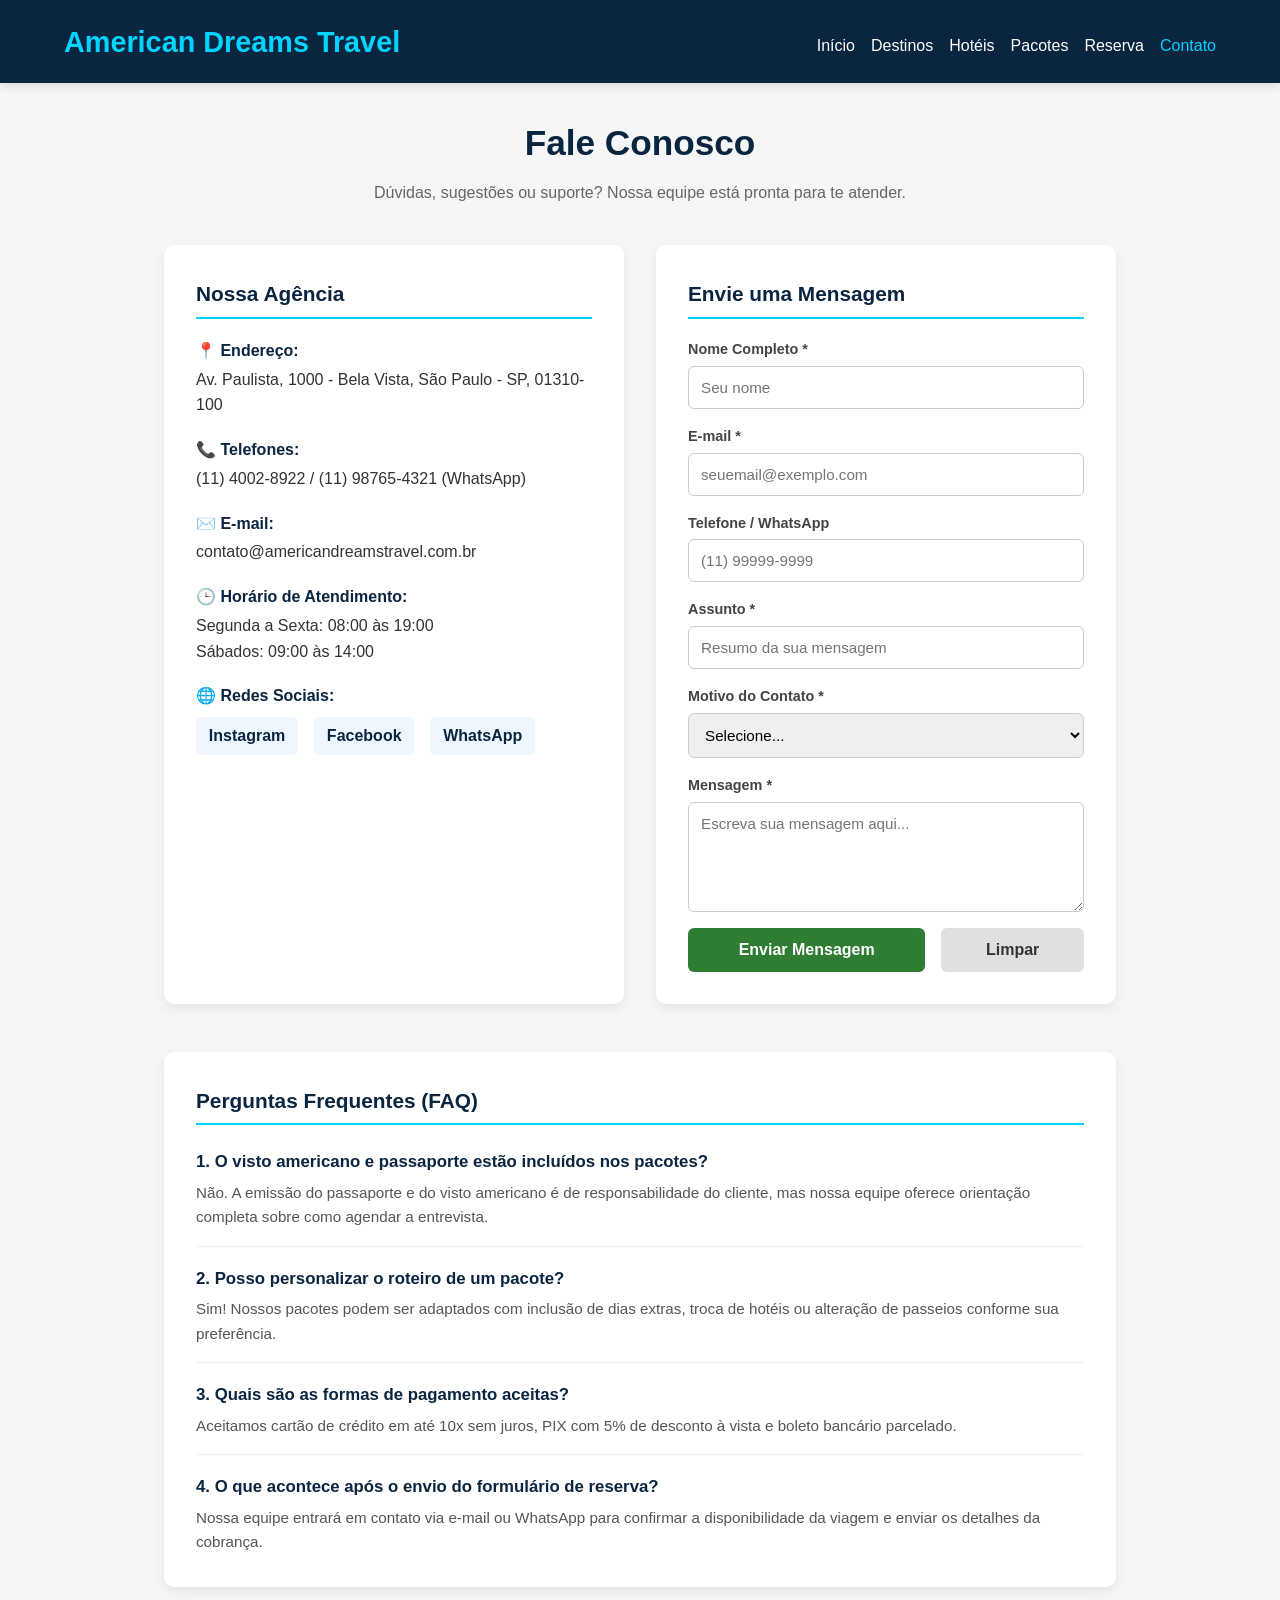
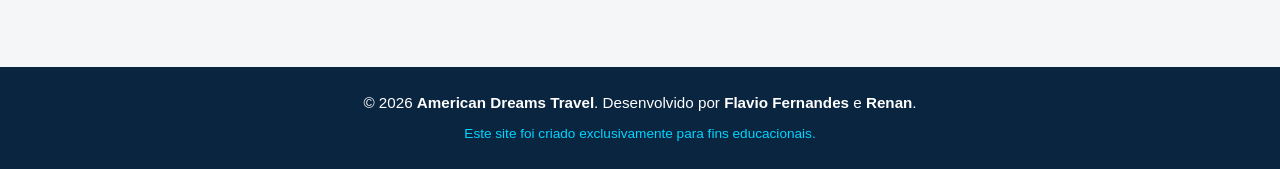
<file: css/contato.html>
<!DOCTYPE html>
<html lang="pt-BR">
<head>
    <meta charset="UTF-8">
    <meta name="viewport" content="width=device-width, initial-scale=1.0">
    <title>Contato - American Dreams Travel</title>
    <style>
        :root {
            --primary: #0a2540;
            --accent: #00d4ff;
            --accent-green: #2e7d32;
            --bg: #f4f6f8;
            --text: #333;
            --card-bg: #ffffff;
        }

        * {
            margin: 0;
            padding: 0;
            box-sizing: border-box;
            font-family: 'Segoe UI', Tahoma, Geneva, Verdana, sans-serif;
        }

        body {
            background-color: var(--bg);
            color: var(--text);
            line-height: 1.6;
            display: flex;
            flex-direction: column;
            min-height: 100vh;
        }

        /* Cabeçalho */
        header {
            background-color: var(--primary);
            color: white;
            padding: 1rem 5%;
            display: flex;
            justify-content: space-between;
            align-items: center;
            flex-wrap: wrap;
            box-shadow: 0 2px 10px rgba(0,0,0,0.15);
        }

        header h1 a {
            color: var(--accent);
            text-decoration: none;
            font-size: 1.8rem;
            font-weight: bold;
        }

        nav {
            display: flex;
            gap: 1rem;
            flex-wrap: wrap;
            margin-top: 0.5rem;
        }

        nav a {
            color: white;
            text-decoration: none;
            font-weight: 500;
            transition: color 0.2s;
        }

        nav a:hover, nav a.active {
            color: var(--accent);
        }

        main {
            flex: 1;
            max-width: 1000px;
            margin: 2rem auto;
            padding: 0 1.5rem;
            width: 100%;
        }

        .page-title {
            text-align: center;
            color: var(--primary);
            font-size: 2.2rem;
            margin-bottom: 0.5rem;
        }

        .page-subtitle {
            text-align: center;
            color: #666;
            margin-bottom: 2.5rem;
        }

        /* Layout em duas colunas */
        .contact-container {
            display: grid;
            grid-template-columns: repeat(auto-fit, minmax(320px, 1fr));
            gap: 2rem;
            margin-bottom: 3rem;
        }

        /* Informações da Empresa */
        .company-info {
            background: var(--card-bg);
            padding: 2rem;
            border-radius: 10px;
            box-shadow: 0 4px 12px rgba(0,0,0,0.08);
            display: flex;
            flex-direction: column;
            gap: 1.2rem;
        }

        .info-title {
            color: var(--primary);
            font-size: 1.3rem;
            border-bottom: 2px solid var(--accent);
            padding-bottom: 0.4rem;
        }

        .info-item strong {
            color: var(--primary);
            display: block;
            margin-bottom: 0.2rem;
        }

        .social-links {
            display: flex;
            gap: 1rem;
            margin-top: 0.5rem;
        }

        .social-links a {
            color: var(--primary);
            text-decoration: none;
            font-weight: bold;
            background: #eef7ff;
            padding: 0.4rem 0.8rem;
            border-radius: 5px;
            transition: background 0.2s, color 0.2s;
        }

        .social-links a:hover {
            background: var(--primary);
            color: white;
        }

        /* Formulário */
        .contact-form-card {
            background: var(--card-bg);
            padding: 2rem;
            border-radius: 10px;
            box-shadow: 0 4px 12px rgba(0,0,0,0.08);
        }

        .form-group {
            display: flex;
            flex-direction: column;
            margin-bottom: 1rem;
        }

        label {
            font-weight: 600;
            font-size: 0.9rem;
            margin-bottom: 0.3rem;
            color: #444;
        }

        input, select, textarea {
            padding: 0.75rem;
            border: 1px solid #ccc;
            border-radius: 6px;
            font-size: 0.95rem;
            outline: none;
            transition: border-color 0.2s;
        }

        input:focus, select:focus, textarea:focus {
            border-color: var(--primary);
        }

        textarea {
            resize: vertical;
            min-height: 110px;
        }

        .button-group {
            display: flex;
            gap: 1rem;
            margin-top: 1rem;
        }

        .btn-send {
            background-color: var(--accent-green);
            color: white;
            border: none;
            padding: 0.8rem 1.5rem;
            font-size: 1rem;
            font-weight: bold;
            border-radius: 6px;
            cursor: pointer;
            flex: 2;
            transition: background 0.2s;
        }

        .btn-send:hover {
            background-color: #236327;
        }

        .btn-clear {
            background-color: #e0e0e0;
            color: #333;
            border: none;
            padding: 0.8rem 1.5rem;
            font-size: 1rem;
            font-weight: bold;
            border-radius: 6px;
            cursor: pointer;
            flex: 1;
            transition: background 0.2s;
        }

        .btn-clear:hover {
            background-color: #d0d0d0;
        }

        /* FAQ */
        .faq-section {
            background: var(--card-bg);
            padding: 2rem;
            border-radius: 10px;
            box-shadow: 0 4px 12px rgba(0,0,0,0.08);
        }

        .faq-item {
            margin-bottom: 1.2rem;
            padding-bottom: 1rem;
            border-bottom: 1px solid #eee;
        }

        .faq-item:last-child {
            border-bottom: none;
            margin-bottom: 0;
            padding-bottom: 0;
        }

        .faq-question {
            font-weight: bold;
            color: var(--primary);
            font-size: 1.05rem;
            margin-bottom: 0.3rem;
        }

        .faq-answer {
            color: #555;
            font-size: 0.95rem;
        }

        /* Mensagem de confirmação */
        .form-message {
            display: none;
            background: #e8f5e9;
            color: var(--accent-green);
            padding: 1rem;
            border-radius: 6px;
            border: 1px solid #c8e6c9;
            margin-top: 1rem;
            text-align: center;
        }

        /* Rodapé */
        footer {
            background: var(--primary);
            color: white;
            text-align: center;
            padding: 1.5rem;
            margin-top: 3rem;
            font-size: 0.95rem;
        }

        .edu-notice {
            font-size: 0.85rem;
            color: var(--accent);
            margin-top: 0.5rem;
        }
    </style>
</head>
<body>

    <header>
        <h1><a href="index.html">American Dreams Travel</a></h1>
        <nav>
            <a href="index.html">Início</a>
            <a href="index.html#destinos">Destinos</a>
            <a href="hoteis.html">Hotéis</a>
            <a href="pacotes.html">Pacotes</a>
            <a href="pagamento.html">Reserva</a>
            <a href="contato.html" class="active">Contato</a>
        </nav>
    </header>

    <main>
        <h2 class="page-title">Fale Conosco</h2>
        <p class="page-subtitle">Dúvidas, sugestões ou suporte? Nossa equipe está pronta para te atender.</p>

        <div class="contact-container">
            
            <!-- Informações da Empresa -->
            <div class="company-info">
                <h3 class="info-title">Nossa Agência</h3>

                <div class="info-item">
                    <strong>📍 Endereço:</strong>
                    <span>Av. Paulista, 1000 - Bela Vista, São Paulo - SP, 01310-100</span>
                </div>

                <div class="info-item">
                    <strong>📞 Telefones:</strong>
                    <span>(11) 4002-8922 / (11) 98765-4321 (WhatsApp)</span>
                </div>

                <div class="info-item">
                    <strong>✉️ E-mail:</strong>
                    <span>contato@americandreamstravel.com.br</span>
                </div>

                <div class="info-item">
                    <strong>🕒 Horário de Atendimento:</strong>
                    <span>Segunda a Sexta: 08:00 às 19:00<br>Sábados: 09:00 às 14:00</span>
                </div>

                <div class="info-item">
                    <strong>🌐 Redes Sociais:</strong>
                    <div class="social-links">
                        <a href="#">Instagram</a>
                        <a href="#">Facebook</a>
                        <a href="#">WhatsApp</a>
                    </div>
                </div>
            </div>

            <!-- Formulário de Contato -->
            <div class="contact-form-card">
                <h3 class="info-title" style="margin-bottom: 1.2rem;">Envie uma Mensagem</h3>
                <form id="contactForm">
                    <div class="form-group">
                        <label for="nome">Nome Completo *</label>
                        <input type="text" id="nome" name="nome" required placeholder="Seu nome">
                    </div>

                    <div class="form-group">
                        <label for="email">E-mail *</label>
                        <input type="email" id="email" name="email" required placeholder="seuemail@exemplo.com">
                    </div>

                    <div class="form-group">
                        <label for="telefone">Telefone / WhatsApp</label>
                        <input type="tel" id="telefone" name="telefone" placeholder="(11) 99999-9999">
                    </div>

                    <div class="form-group">
                        <label for="assunto">Assunto *</label>
                        <input type="text" id="assunto" name="assunto" required placeholder="Resumo da sua mensagem">
                    </div>

                    <div class="form-group">
                        <label for="motivo">Motivo do Contato *</label>
                        <select id="motivo" name="motivo" required>
                            <option value="">Selecione...</option>
                            <option value="Dúvidas Gerais">Dúvidas Gerais</option>
                            <option value="Informações sobre Pacotes">Informações sobre Pacotes</option>
                            <option value="Suporte à Reserva">Suporte à Reserva</option>
                            <option value="Elogios ou Reclamações">Elogios ou Reclamações</option>
                            <option value="Outros">Outros</option>
                        </select>
                    </div>

                    <div class="form-group">
                        <label for="mensagem">Mensagem *</label>
                        <textarea id="mensagem" name="mensagem" required placeholder="Escreva sua mensagem aqui..."></textarea>
                    </div>

                    <div class="button-group">
                        <button type="submit" class="btn-send">Enviar Mensagem</button>
                        <button type="reset" class="btn-clear">Limpar</button>
                    </div>

                    <div id="formStatus" class="form-message">
                        ✔ Mensagem enviada com sucesso! Responderemos em breve.
                    </div>
                </form>
            </div>

        </div>

        <!-- Perguntas Frequentes (FAQ) -->
        <div class="faq-section">
            <h3 class="info-title" style="margin-bottom: 1.5rem;">Perguntas Frequentes (FAQ)</h3>

            <div class="faq-item">
                <div class="faq-question">1. O visto americano e passaporte estão incluídos nos pacotes?</div>
                <div class="faq-answer">Não. A emissão do passaporte e do visto americano é de responsabilidade do cliente, mas nossa equipe oferece orientação completa sobre como agendar a entrevista.</div>
            </div>

            <div class="faq-item">
                <div class="faq-question">2. Posso personalizar o roteiro de um pacote?</div>
                <div class="faq-answer">Sim! Nossos pacotes podem ser adaptados com inclusão de dias extras, troca de hotéis ou alteração de passeios conforme sua preferência.</div>
            </div>

            <div class="faq-item">
                <div class="faq-question">3. Quais são as formas de pagamento aceitas?</div>
                <div class="faq-answer">Aceitamos cartão de crédito em até 10x sem juros, PIX com 5% de desconto à vista e boleto bancário parcelado.</div>
            </div>

            <div class="faq-item">
                <div class="faq-question">4. O que acontece após o envio do formulário de reserva?</div>
                <div class="faq-answer">Nossa equipe entrará em contato via e-mail ou WhatsApp para confirmar a disponibilidade da viagem e enviar os detalhes da cobrança.</div>
            </div>
        </div>

    </main>

    <footer>
        <p>&copy; 2026 <strong>American Dreams Travel</strong>. Desenvolvido por <strong>Flavio Fernandes</strong> e <strong>Renan</strong>.</p>
        <p class="edu-notice">Este site foi criado exclusivamente para fins educacionais.</p>
    </footer>

    <script>
        document.getElementById('contactForm').addEventListener('submit', function(e) {
            e.preventDefault();
            const statusMessage = document.getElementById('formStatus');
            statusMessage.style.display = 'block';
            this.reset();
        });
    </script>

</body>
</html>
</file>
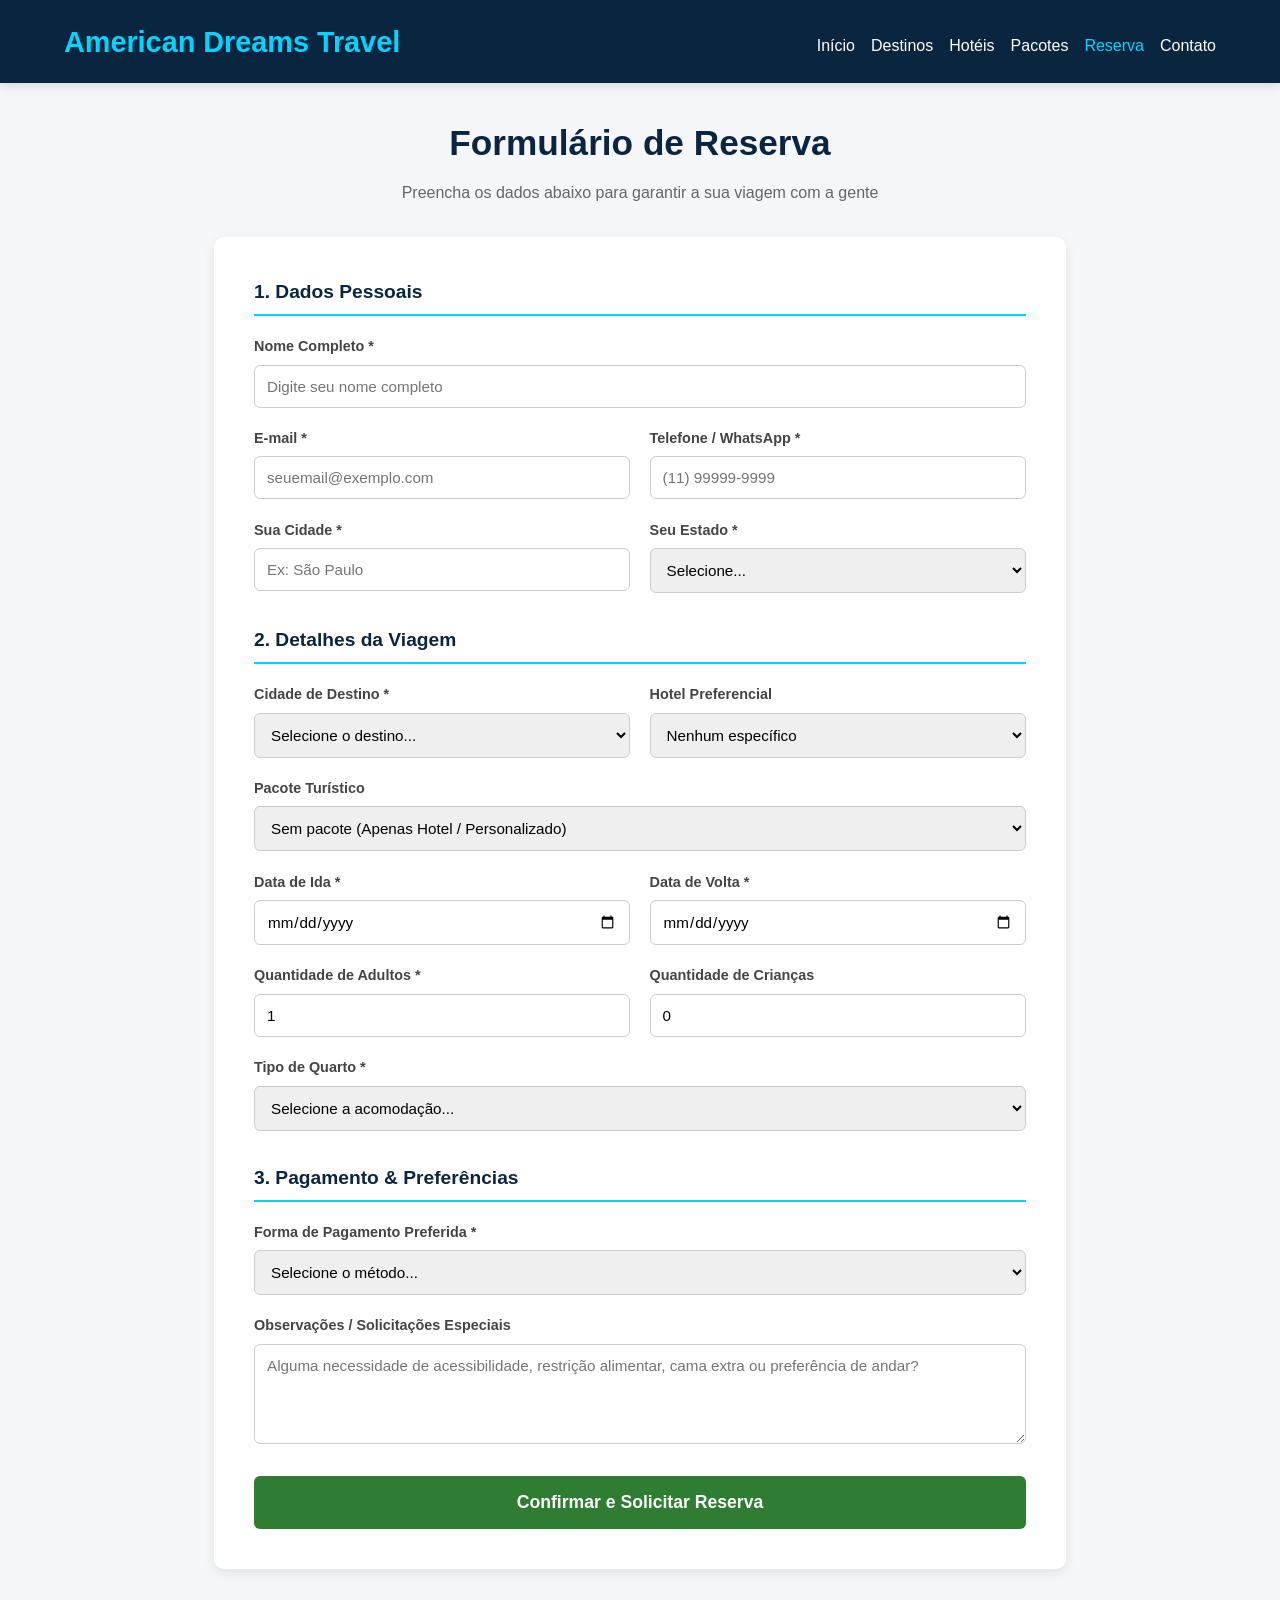
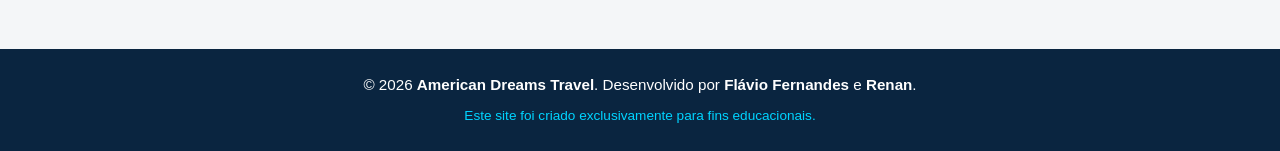
<file: css/pagamento.html>
<!DOCTYPE html>
<html lang="pt-BR">
<head>
    <meta charset="UTF-8">
    <meta name="viewport" content="width=device-width, initial-scale=1.0">
    <title>Reserva & Pagamento - American Dreams Travel</title>
    <style>
        :root {
            --primary: #0a2540;
            --accent: #00d4ff;
            --accent-green: #2e7d32;
            --bg: #f4f6f8;
            --text: #333;
            --card-bg: #ffffff;
        }

        * {
            margin: 0;
            padding: 0;
            box-sizing: border-box;
            font-family: 'Segoe UI', Tahoma, Geneva, Verdana, sans-serif;
        }

        body {
            background-color: var(--bg);
            color: var(--text);
            line-height: 1.6;
            display: flex;
            flex-direction: column;
            min-height: 100vh;
        }

        /* Cabeçalho */
        header {
            background-color: var(--primary);
            color: white;
            padding: 1rem 5%;
            display: flex;
            justify-content: space-between;
            align-items: center;
            flex-wrap: wrap;
            box-shadow: 0 2px 10px rgba(0,0,0,0.15);
        }

        header h1 a {
            color: var(--accent);
            text-decoration: none;
            font-size: 1.8rem;
            font-weight: bold;
        }

        nav {
            display: flex;
            gap: 1rem;
            flex-wrap: wrap;
            margin-top: 0.5rem;
        }

        nav a {
            color: white;
            text-decoration: none;
            font-weight: 500;
            transition: color 0.2s;
        }

        nav a:hover, nav a.active {
            color: var(--accent);
        }

        main {
            flex: 1;
            max-width: 900px;
            margin: 2rem auto;
            padding: 0 1.5rem;
            width: 100%;
        }

        .page-title {
            text-align: center;
            color: var(--primary);
            font-size: 2.2rem;
            margin-bottom: 0.5rem;
        }

        .page-subtitle {
            text-align: center;
            color: #666;
            margin-bottom: 2rem;
        }

        /* Formulário */
        .booking-form-card {
            background: var(--card-bg);
            padding: 2.5rem;
            border-radius: 10px;
            box-shadow: 0 4px 12px rgba(0,0,0,0.08);
        }

        .form-section-title {
            font-size: 1.2rem;
            color: var(--primary);
            margin-bottom: 1.2rem;
            padding-bottom: 0.4rem;
            border-bottom: 2px solid var(--accent);
        }

        .form-grid {
            display: grid;
            grid-template-columns: repeat(auto-fit, minmax(250px, 1fr));
            gap: 1.2rem;
            margin-bottom: 2rem;
        }

        .form-group {
            display: flex;
            flex-direction: column;
        }

        .form-group.full-width {
            grid-column: 1 / -1;
        }

        label {
            font-weight: 600;
            font-size: 0.9rem;
            margin-bottom: 0.4rem;
            color: #444;
        }

        input, select, textarea {
            padding: 0.75rem;
            border: 1px solid #ccc;
            border-radius: 6px;
            font-size: 0.95rem;
            outline: none;
            transition: border-color 0.2s;
        }

        input:focus, select:focus, textarea:focus {
            border-color: var(--primary);
        }

        textarea {
            resize: vertical;
            min-height: 100px;
        }

        .btn-submit {
            background-color: var(--accent-green);
            color: white;
            border: none;
            padding: 1rem 2rem;
            font-size: 1.1rem;
            font-weight: bold;
            border-radius: 6px;
            cursor: pointer;
            width: 100%;
            transition: background 0.2s;
        }

        .btn-submit:hover {
            background-color: #236327;
        }

        /* Mensagem de Sucesso */
        .success-message {
            display: none;
            background: #e8f5e9;
            color: var(--accent-green);
            padding: 1.5rem;
            border-radius: 8px;
            border: 1px solid #c8e6c9;
            text-align: center;
            margin-top: 1.5rem;
        }

        /* Rodapé */
        footer {
            background: var(--primary);
            color: white;
            text-align: center;
            padding: 1.5rem;
            margin-top: 3rem;
            font-size: 0.95rem;
        }

        .edu-notice {
            font-size: 0.85rem;
            color: var(--accent);
            margin-top: 0.5rem;
        }
    </style>
</head>
<body>

    <header>
        <h1><a href="index.html">American Dreams Travel</a></h1>
        <nav>
            <a href="index.html">Início</a>
            <a href="index.html#destinos">Destinos</a>
            <a href="hoteis.html">Hotéis</a>
            <a href="pacotes.html">Pacotes</a>
            <a href="pagamento.html" class="active">Reserva</a>
            <a href="contato.html">Contato</a>
        </nav>
    </header>

    <main>
        <h2 class="page-title">Formulário de Reserva</h2>
        <p class="page-subtitle">Preencha os dados abaixo para garantir a sua viagem com a gente</p>

        <div class="booking-form-card">
            <form id="reservationForm">
                
                <!-- Dados Pessoais -->
                <h3 class="form-section-title">1. Dados Pessoais</h3>
                <div class="form-grid">
                    <div class="form-group full-width">
                        <label for="nome">Nome Completo *</label>
                        <input type="text" id="nome" name="nome" required placeholder="Digite seu nome completo">
                    </div>

                    <div class="form-group">
                        <label for="email">E-mail *</label>
                        <input type="email" id="email" name="email" required placeholder="seuemail@exemplo.com">
                    </div>

                    <div class="form-group">
                        <label for="telefone">Telefone / WhatsApp *</label>
                        <input type="tel" id="telefone" name="telefone" required placeholder="(11) 99999-9999">
                    </div>

                    <div class="form-group">
                        <label for="cidade">Sua Cidade *</label>
                        <input type="text" id="cidade" name="cidade" required placeholder="Ex: São Paulo">
                    </div>

                    <div class="form-group">
                        <label for="estado">Seu Estado *</label>
                        <select id="estado" name="estado" required>
                            <option value="">Selecione...</option>
                            <option value="AC">Acre</option>
                            <option value="AL">Alagoas</option>
                            <option value="AP">Amapá</option>
                            <option value="AM">Amazonas</option>
                            <option value="BA">Bahia</option>
                            <option value="CE">Ceará</option>
                            <option value="DF">Distrito Federal</option>
                            <option value="ES">Espírito Santo</option>
                            <option value="GO">Goiás</option>
                            <option value="MA">Maranhão</option>
                            <option value="MT">Mato Grosso</option>
                            <option value="MS">Mato Grosso do Sul</option>
                            <option value="MG">Minas Gerais</option>
                            <option value="PA">Pará</option>
                            <option value="PB">Paraíba</option>
                            <option value="PR">Paraná</option>
                            <option value="PE">Pernambuco</option>
                            <option value="PI">Piauí</option>
                            <option value="RJ">Rio de Janeiro</option>
                            <option value="RN">Rio Grande do Norte</option>
                            <option value="RS">Rio Grande do Sul</option>
                            <option value="RO">Rondônia</option>
                            <option value="RR">Roraima</option>
                            <option value="SC">Santa Catarina</option>
                            <option value="SP">São Paulo</option>
                            <option value="SE">Sergipe</option>
                            <option value="TO">Tocantins</option>
                        </select>
                    </div>
                </div>

                <!-- Dados da Viagem -->
                <h3 class="form-section-title">2. Detalhes da Viagem</h3>
                <div class="form-grid">
                    <div class="form-group">
                        <label for="destino">Cidade de Destino *</label>
                        <select id="destino" name="destino" required>
                            <option value="">Selecione o destino...</option>
                            <option value="Nova York">Nova York (NY)</option>
                            <option value="Orlando">Orlando (FL)</option>
                            <option value="Miami">Miami (FL)</option>
                            <option value="Los Angeles">Los Angeles (CA)</option>
                            <option value="Las Vegas">Las Vegas (NV)</option>
                            <option value="Washington DC">Washington DC (DC)</option>
                        </select>
                    </div>

                    <div class="form-group">
                        <label for="hotel">Hotel Preferencial</label>
                        <select id="hotel" name="hotel">
                            <option value="Nenhum especifico">Nenhum específico</option>
                            <option value="Manhattan Empire Suites">Manhattan Empire Suites (Nova York)</option>
                            <option value="Central Park Boutique Hotel">Central Park Boutique Hotel (Nova York)</option>
                            <option value="Grand Magic Resort">Grand Magic Resort (Orlando)</option>
                            <option value="Sun & Fun Palms Inn">Sun & Fun Palms Inn (Orlando)</option>
                            <option value="Ocean Drive Beach Resort">Ocean Drive Beach Resort (Miami)</option>
                            <option value="Hollywood Sunset Hotel">Hollywood Sunset Hotel (Los Angeles)</option>
                            <option value="The Neon Strip Palace">The Neon Strip Palace (Las Vegas)</option>
                            <option value="Capitol Heritage Plaza">Capitol Heritage Plaza (Washington DC)</option>
                        </select>
                    </div>

                    <div class="form-group full-width">
                        <label for="pacote">Pacote Turístico</label>
                        <select id="pacote" name="pacote">
                            <option value="Nenhum / Apenas Hotel">Sem pacote (Apenas Hotel / Personalizado)</option>
                            <option value="Luzes & Espetáculos em Manhattan">Luzes & Espetáculos em Manhattan (Nova York)</option>
                            <option value="Magia & Diversão nos Parques">Magia & Diversão nos Parques (Orlando)</option>
                            <option value="Praias, Arte & Compras em Miami">Praias, Arte & Compras em Miami (Miami)</option>
                            <option value="Estrelas de Hollywood & Costa Californiana">Estrelas de Hollywood & Costa Californiana (Los Angeles)</option>
                            <option value="Luzes, Cassinos & Grand Canyon">Luzes, Cassinos & Grand Canyon (Las Vegas)</option>
                            <option value="História & Monumentos Capitais">História & Monumentos Capitais (Washington DC)</option>
                        </select>
                    </div>

                    <div class="form-group">
                        <label for="dataIda">Data de Ida *</label>
                        <input type="date" id="dataIda" name="dataIda" required>
                    </div>

                    <div class="form-group">
                        <label for="dataVolta">Data de Volta *</label>
                        <input type="date" id="dataVolta" name="dataVolta" required>
                    </div>

                    <div class="form-group">
                        <label for="adultos">Quantidade de Adultos *</label>
                        <input type="number" id="adultos" name="adultos" min="1" max="10" value="1" required>
                    </div>

                    <div class="form-group">
                        <label for="criancas">Quantidade de Crianças</label>
                        <input type="number" id="criancas" name="criancas" min="0" max="10" value="0">
                    </div>

                    <div class="form-group full-width">
                        <label for="quarto">Tipo de Quarto *</label>
                        <select id="quarto" name="quarto" required>
                            <option value="">Selecione a acomodação...</option>
                            <option value="Standard">Standard (Solteiro / Casal)</option>
                            <option value="Duplo Standard">Duplo Standard (2 Camas de Casal)</option>
                            <option value="Suíte Luxo">Suíte Luxo com Vista</option>
                            <option value="Suíte Familiar">Suíte Familiar (Até 6 Pessoas)</option>
                        </select>
                    </div>
                </div>

                <!-- Pagamento e Observações -->
                <h3 class="form-section-title">3. Pagamento & Preferências</h3>
                <div class="form-grid">
                    <div class="form-group full-width">
                        <label for="pagamento">Forma de Pagamento Preferida *</label>
                        <select id="pagamento" name="pagamento" required>
                            <option value="">Selecione o método...</option>
                            <option value="PIX">PIX (5% de Desconto à Vista)</option>
                            <option value="Cartão de Crédito">Cartão de Crédito (Até 10x sem juros)</option>
                            <option value="Boleto Bancário">Boleto Bancário</option>
                        </select>
                    </div>

                    <div class="form-group full-width">
                        <label for="observacoes">Observações / Solicitações Especiais</label>
                        <textarea id="observacoes" name="observacoes" placeholder="Alguma necessidade de acessibilidade, restrição alimentar, cama extra ou preferência de andar?"></textarea>
                    </div>
                </div>

                <button type="submit" class="btn-submit">Confirmar e Solicitar Reserva</button>
            </form>

            <div id="successMessage" class="success-message">
                <h3>✔ Solicitação Enviada com Sucesso!</h3>
                <p>Obrigado por escolher a <strong>American Dreams Travel</strong>. Enviamos o comprovante e os detalhes para o seu e-mail!</p>
            </div>
        </div>
    </main>

    <footer>
        <p>&copy; 2026 <strong>American Dreams Travel</strong>. Desenvolvido por <strong>Flávio Fernandes</strong> e <strong>Renan</strong>.</p>
        <p class="edu-notice">Este site foi criado exclusivamente para fins educacionais.</p>
    </footer>

    <script>
        // Script para preencher automaticamente os dados se vierem da URL (Ex: via botão reservar do Hotel ou Pacote)
        window.addEventListener('DOMContentLoaded', () => {
            const params = new URLSearchParams(window.location.search);
            const hotelParam = params.get('hotel');
            const pacoteParam = params.get('pacote');

            if (hotelParam) {
                const hotelSelect = document.getElementById('hotel');
                for (let option of hotelSelect.options) {
                    if (option.value.toLowerCase().includes(hotelParam.toLowerCase())) {
                        option.selected = true;
                        break;
                    }
                }
            }

            if (pacoteParam) {
                const pacoteSelect = document.getElementById('pacote');
                for (let option of pacoteSelect.options) {
                    if (option.value.toLowerCase().includes(pacoteParam.toLowerCase())) {
                        option.selected = true;
                        break;
                    }
                }
            }
        });

        // Simulação do envio do formulário
        document.getElementById('reservationForm').addEventListener('submit', function(e) {
            e.preventDefault();
            
            // Exibe a mensagem de sucesso
            const successDiv = document.getElementById('successMessage');
            successDiv.style.display = 'block';
            
            // Rola suavemente até a mensagem
            successDiv.scrollIntoView({ behavior: 'smooth' });
            
            // Reseta o formulário
            this.reset();
        });
    </script>

</body>
</html>
</file>
